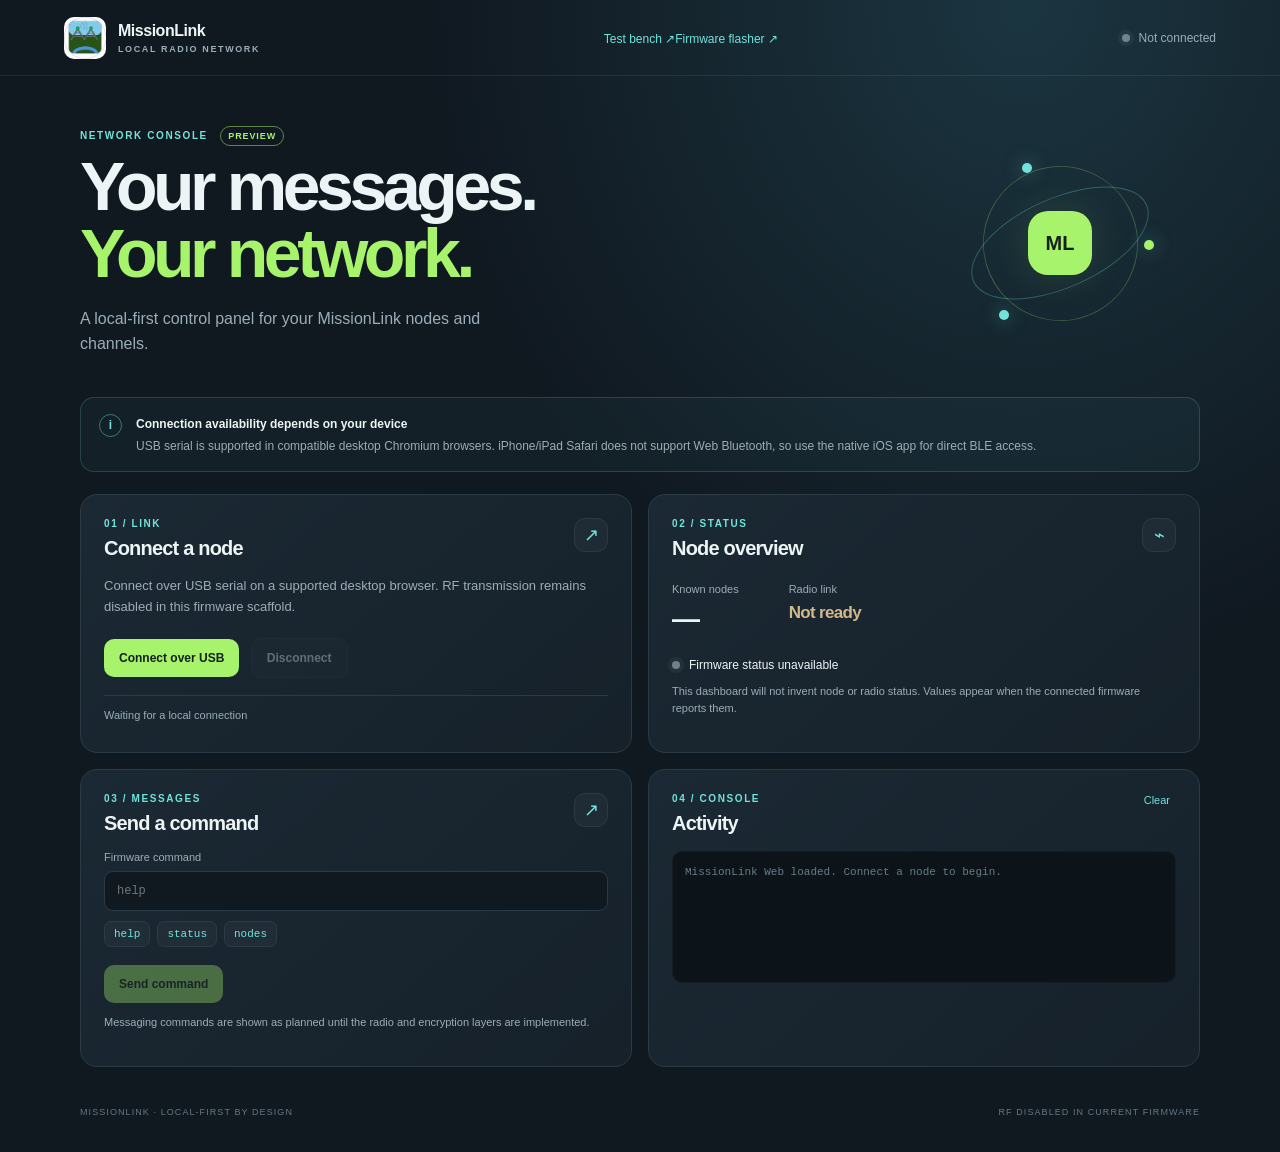
<file: web/index.html>
<!doctype html>
<html lang="en">
<head>
  <meta charset="utf-8">
  <meta name="viewport" content="width=device-width, initial-scale=1, viewport-fit=cover">
  <meta name="theme-color" content="#101820">
  <meta name="description" content="MissionLink local radio network dashboard">
  <link rel="manifest" href="./manifest.webmanifest">
  <link rel="icon" href="./assets/MissionLinkLogo.png" type="image/png">
  <link rel="apple-touch-icon" href="./assets/MissionLinkLogo.png">
  <link rel="stylesheet" href="./styles.css">
  <title>MissionLink</title>
</head>
<body>
  <header class="topbar">
    <a class="brand" href="./" aria-label="MissionLink home"><img class="brand-logo" src="./assets/MissionLinkLogo.png" alt=""><span>MissionLink<small>LOCAL RADIO NETWORK</small></span></a>
    <nav class="top-nav"><a href="./testbench.html">Test bench ↗</a><a href="./flasher.html">Firmware flasher ↗</a></nav><div class="header-status"><span class="status-dot"></span><span id="connection-label">Not connected</span></div>
  </header>
  <main class="shell">
    <section class="hero">
      <div><p class="eyebrow">NETWORK CONSOLE <span class="pill">PREVIEW</span></p><h1>Your messages.<br><em>Your network.</em></h1><p class="lede">A local-first control panel for your MissionLink nodes and channels.</p></div>
      <div class="hero-orbit" aria-hidden="true"><div class="orbit orbit-a"></div><div class="orbit orbit-b"></div><div class="orbit-core">ML</div><span class="orbit-node node-a"></span><span class="orbit-node node-b"></span><span class="orbit-node node-c"></span></div>
    </section>
    <section class="notice" id="browser-notice"><span class="notice-icon">i</span><div><strong>Connection availability depends on your device</strong><p>USB serial is supported in compatible desktop Chromium browsers. iPhone/iPad Safari does not support Web Bluetooth, so use the native iOS app for direct BLE access.</p></div></section>
    <section class="dashboard-grid">
      <article class="panel connection-panel">
        <div class="panel-heading"><div><p class="eyebrow">01 / LINK</p><h2>Connect a node</h2></div><span class="icon-chip">↗</span></div>
        <p class="muted">Connect over USB serial on a supported desktop browser. RF transmission remains disabled in this firmware scaffold.</p>
        <button id="connect-button" class="button button-primary">Connect over USB</button>
        <button id="disconnect-button" class="button button-quiet" disabled>Disconnect</button>
        <div id="transport-detail" class="transport-detail">Waiting for a local connection</div>
      </article>
      <article class="panel status-panel">
        <div class="panel-heading"><div><p class="eyebrow">02 / STATUS</p><h2>Node overview</h2></div><span class="icon-chip">⌁</span></div>
        <div class="metric-row"><div><span class="metric-label">Known nodes</span><strong id="node-count">—</strong></div><div><span class="metric-label">Radio link</span><strong class="metric-value">Not ready</strong></div></div>
        <div class="status-line"><span class="status-dot dim"></span><span id="firmware-status">Firmware status unavailable</span></div>
        <p class="small muted">This dashboard will not invent node or radio status. Values appear when the connected firmware reports them.</p>
      </article>
      <article class="panel messages-panel">
        <div class="panel-heading"><div><p class="eyebrow">03 / MESSAGES</p><h2>Send a command</h2></div><span class="icon-chip">↗</span></div>
        <label for="command">Firmware command</label>
        <input id="command" maxlength="256" autocomplete="off" spellcheck="false" placeholder="help">
        <div class="quick-commands"><button data-command="help">help</button><button data-command="status">status</button><button data-command="nodes">nodes</button></div>
        <button id="send-button" class="button button-primary" disabled>Send command</button>
        <p class="small muted">Messaging commands are shown as planned until the radio and encryption layers are implemented.</p>
      </article>
      <article class="panel log-panel">
        <div class="panel-heading"><div><p class="eyebrow">04 / CONSOLE</p><h2>Activity</h2></div><button id="clear-log" class="text-button">Clear</button></div>
        <div id="console-log" class="console-log" role="log" aria-live="polite"><p class="log-muted">MissionLink Web loaded. Connect a node to begin.</p></div>
      </article>
    </section>
    <footer><span>MISSIONLINK · LOCAL-FIRST BY DESIGN</span><span>RF DISABLED IN CURRENT FIRMWARE</span></footer>
  </main>
  <script src="./app.js" defer></script>
</body>
</html>
</file>
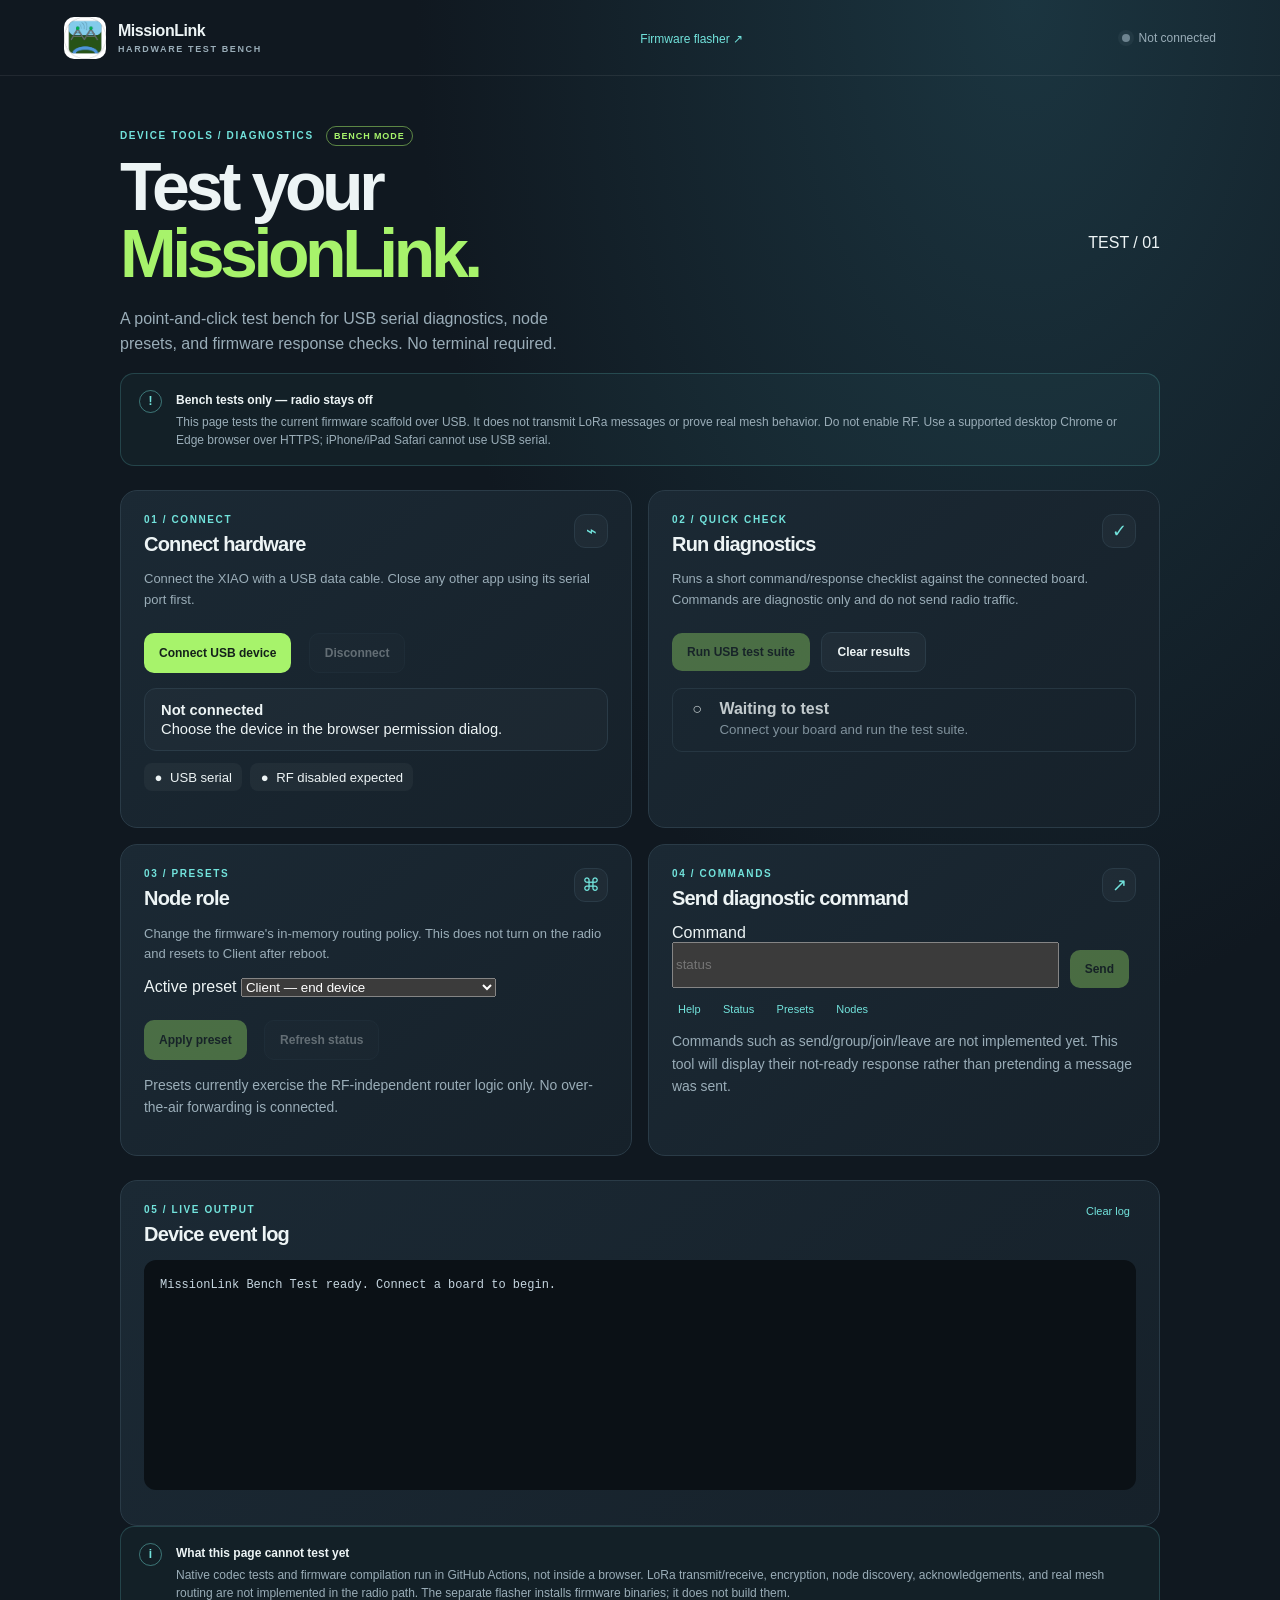
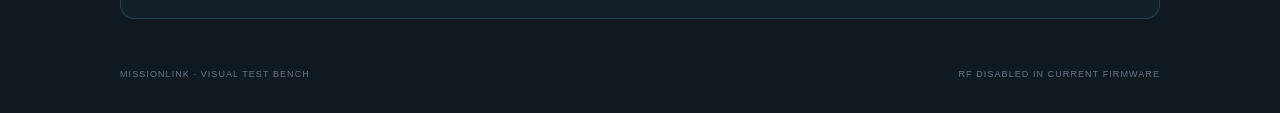
<file: web/testbench.html>
<!doctype html>
<html lang="en">
<head>
  <meta charset="utf-8">
  <meta name="viewport" content="width=device-width, initial-scale=1, viewport-fit=cover">
  <meta name="theme-color" content="#101820">
  <meta name="description" content="MissionLink visual hardware bench tester for USB serial and BLE readiness.">
  <link rel="icon" href="./assets/MissionLinkLogo.png" type="image/png">
  <link rel="stylesheet" href="./styles.css">
  <link rel="stylesheet" href="./testbench.css">
  <title>MissionLink Bench Test</title>
</head>
<body>
  <header class="topbar">
    <a class="brand" href="./" aria-label="MissionLink home"><img class="brand-logo" src="./assets/MissionLinkLogo.png" alt=""><span>MissionLink<small>HARDWARE TEST BENCH</small></span></a>
    <nav class="top-nav"><a href="./flasher.html">Firmware flasher ↗</a></nav>
    <div class="header-status"><span class="status-dot"></span><span id="connection-label">Not connected</span></div>
  </header>
  <main class="shell testbench-shell">
    <section class="hero testbench-hero">
      <div><p class="eyebrow">DEVICE TOOLS / DIAGNOSTICS <span class="pill">BENCH MODE</span></p><h1>Test your<br><em>MissionLink.</em></h1><p class="lede">A point-and-click test bench for USB serial diagnostics, node presets, and firmware response checks. No terminal required.</p></div>
      <div class="flasher-chip" aria-hidden="true"><span>TEST / 01</span><i></i><i></i><i></i><i></i></div>
    </section>
    <section class="notice flasher-warning"><span class="notice-icon">!</span><div><strong>Bench tests only — radio stays off</strong><p>This page tests the current firmware scaffold over USB. It does not transmit LoRa messages or prove real mesh behavior. Do not enable RF. Use a supported desktop Chrome or Edge browser over HTTPS; iPhone/iPad Safari cannot use USB serial.</p></div></section>
    <div class="testbench-grid">
      <section class="panel testbench-panel">
        <div class="panel-heading"><div><p class="eyebrow">01 / CONNECT</p><h2>Connect hardware</h2></div><span class="icon-chip">⌁</span></div>
        <p class="muted">Connect the XIAO with a USB data cable. Close any other app using its serial port first.</p>
        <div class="testbench-actions"><button id="connect" class="button button-primary">Connect USB device</button><button id="disconnect" class="button button-quiet" disabled>Disconnect</button></div>
        <div id="device-status" class="testbench-status"><strong>Not connected</strong>Choose the device in the browser permission dialog.</div>
        <div class="testbench-kpis"><span><b id="serial-state">●</b> USB serial</span><span><b id="rf-state">●</b> RF disabled expected</span></div>
      </section>
      <section class="panel testbench-panel">
        <div class="panel-heading"><div><p class="eyebrow">02 / QUICK CHECK</p><h2>Run diagnostics</h2></div><span class="icon-chip">✓</span></div>
        <p class="muted">Runs a short command/response checklist against the connected board. Commands are diagnostic only and do not send radio traffic.</p>
        <button id="run-tests" class="button button-primary" disabled>Run USB test suite</button>
        <button id="clear-results" class="button button-quiet">Clear results</button>
        <div class="testbench-checks" id="test-results">
          <div class="testbench-check pending"><span class="check-icon">○</span><div><strong>Waiting to test</strong><small>Connect your board and run the test suite.</small></div></div>
        </div>
      </section>
      <section class="panel testbench-panel">
        <div class="panel-heading"><div><p class="eyebrow">03 / PRESETS</p><h2>Node role</h2></div><span class="icon-chip">⌘</span></div>
        <p class="muted">Change the firmware's in-memory routing policy. This does not turn on the radio and resets to Client after reboot.</p>
        <label for="preset-select">Active preset</label>
        <select id="preset-select" class="input">
          <option value="client">Client — end device</option>
          <option value="repeater">Repeater — relay policy</option>
          <option value="gateway">Gateway — relay + local group delivery</option>
        </select>
        <div class="testbench-actions"><button id="apply-preset" class="button button-primary" disabled>Apply preset</button><button id="read-status" class="button button-quiet" disabled>Refresh status</button></div>
        <p class="testbench-note muted">Presets currently exercise the RF-independent router logic only. No over-the-air forwarding is connected.</p>
      </section>
      <section class="panel testbench-panel">
        <div class="panel-heading"><div><p class="eyebrow">04 / COMMANDS</p><h2>Send diagnostic command</h2></div><span class="icon-chip">↗</span></div>
        <label for="command">Command</label>
        <div class="testbench-command-row"><input id="command" maxlength="256" autocomplete="off" spellcheck="false" placeholder="status"><button id="send-command" class="button button-primary" disabled>Send</button></div>
        <div class="testbench-actions"><button class="text-button" data-command="help">Help</button><button class="text-button" data-command="status">Status</button><button class="text-button" data-command="presets">Presets</button><button class="text-button" data-command="nodes">Nodes</button></div>
        <p class="testbench-note muted">Commands such as send/group/join/leave are not implemented yet. This tool will display their not-ready response rather than pretending a message was sent.</p>
      </section>
    </div>
    <section class="panel testbench-panel">
      <div class="panel-heading"><div><p class="eyebrow">05 / LIVE OUTPUT</p><h2>Device event log</h2></div><button id="clear-log" class="text-button">Clear log</button></div>
      <pre id="console-log" class="testbench-console" role="log" aria-live="polite">MissionLink Bench Test ready. Connect a board to begin.</pre>
    </section>
    <section class="notice"><span class="notice-icon">i</span><div><strong>What this page cannot test yet</strong><p>Native codec tests and firmware compilation run in GitHub Actions, not inside a browser. LoRa transmit/receive, encryption, node discovery, acknowledgements, and real mesh routing are not implemented in the radio path. The separate flasher installs firmware binaries; it does not build them.</p></div></section>
    <footer><span>MISSIONLINK · VISUAL TEST BENCH</span><span>RF DISABLED IN CURRENT FIRMWARE</span></footer>
  </main>
  <script src="./testbench.js" defer></script>
</body>
</html>
</file>
<file: web/styles.css>
:root{color-scheme:dark;--bg:#101820;--panel:#18232d;--panel2:#1d2b36;--line:#2a3b47;--text:#edf4f5;--muted:#9aadb8;--accent:#a7f36b;--cyan:#72e3dc;--danger:#ffb7a8;font-family:Inter,-apple-system,BlinkMacSystemFont,"Segoe UI",sans-serif}*{box-sizing:border-box}body{margin:0;background:radial-gradient(ellipse at 80% 0%,#1b3540 0,transparent 42%),var(--bg);color:var(--text);min-height:100vh}.topbar{height:76px;padding:0 clamp(20px,5vw,72px);display:flex;align-items:center;justify-content:space-between;border-bottom:1px solid #ffffff12}.brand{display:flex;align-items:center;gap:12px;color:var(--text);text-decoration:none;font-weight:750;letter-spacing:-.03em}.brand-logo{width:42px;height:42px;flex:0 0 42px;object-fit:contain;border-radius:10px}.brand small{display:block;font-size:9px;letter-spacing:.18em;color:var(--muted);font-weight:650;margin-top:4px}.brand-mark{width:38px;height:38px;display:grid;place-items:center;background:var(--accent);color:#14201a;border-radius:12px;font-size:21px;font-weight:900}.header-status{display:flex;align-items:center;gap:9px;color:var(--muted);font-size:12px}.status-dot{display:inline-block;width:8px;height:8px;border-radius:50%;background:#6e8490;box-shadow:0 0 0 4px #6e84901b}.status-dot.active{background:var(--accent);box-shadow:0 0 0 4px #a7f36b20}.shell{width:min(1120px,calc(100% - 40px));margin:0 auto}.hero{display:flex;justify-content:space-between;align-items:center;gap:32px;padding:54px 0 40px;min-height:270px}.eyebrow{font-size:10px;font-weight:800;letter-spacing:.16em;color:var(--cyan);margin:0 0 12px}.pill{font-size:9px;border:1px solid #a7f36b80;color:var(--accent);border-radius:99px;padding:4px 7px;margin-left:8px;letter-spacing:.1em}h1{font-size:clamp(42px,6vw,68px);line-height:.99;letter-spacing:-.065em;margin:0 0 18px}h1 em{font-style:normal;color:var(--accent)}.lede{color:var(--muted);max-width:460px;line-height:1.6;margin:0}.hero-orbit{width:200px;height:200px;flex:0 0 200px;position:relative;display:grid;place-items:center;margin-right:40px}.orbit{position:absolute;border:1px solid #72e3dc4a;border-radius:50%;transform:rotate(-24deg)}.orbit-a{width:190px;height:90px}.orbit-b{width:155px;height:155px;border-color:#a7f36b45}.orbit-core{display:grid;place-items:center;width:64px;height:64px;background:var(--accent);border-radius:20px;color:#16221a;font-size:20px;font-weight:900;box-shadow:0 0 40px #a7f36b22}.orbit-node{position:absolute;width:10px;height:10px;border-radius:50%;background:var(--cyan);box-shadow:0 0 18px #72e3dc80}.node-a{top:20px;left:62px}.node-b{right:6px;top:97px;background:var(--accent)}.node-c{bottom:23px;left:39px}.notice{display:flex;gap:14px;padding:16px 18px;background:#72e3dc0a;border:1px solid #72e3dc30;border-radius:14px;margin-bottom:22px}.notice-icon{display:grid;place-items:center;flex:0 0 23px;height:23px;border:1px solid #72e3dc70;color:var(--cyan);border-radius:50%;font-size:12px;font-weight:800}.notice strong{font-size:12px}.notice p{font-size:12px;line-height:1.5;color:var(--muted);margin:5px 0 0}.dashboard-grid{display:grid;grid-template-columns:1fr 1fr;gap:16px}.panel{background:linear-gradient(140deg,#1b2934,#16212a);border:1px solid var(--line);border-radius:17px;padding:23px;min-width:0}.panel-heading{display:flex;align-items:flex-start;justify-content:space-between;margin-bottom:16px}.panel-heading .eyebrow{margin-bottom:8px}.panel h2{font-size:20px;letter-spacing:-.04em;margin:0}.icon-chip{display:grid;place-items:center;width:34px;height:34px;border-radius:11px;background:#ffffff08;border:1px solid var(--line);color:var(--cyan);font-size:18px}.muted{color:var(--muted);font-size:13px;line-height:1.6}.button{border:0;border-radius:10px;padding:12px 15px;font:inherit;font-size:12px;font-weight:800;cursor:pointer;margin:8px 7px 0 0;transition:transform .15s,opacity .15s}.button:hover:not(:disabled){transform:translateY(-1px)}.button:disabled{opacity:.35;cursor:not-allowed}.button-primary{background:var(--accent);color:#14201a}.button-quiet{background:#ffffff08;border:1px solid var(--line);color:var(--text)}.transport-detail{margin-top:17px;padding-top:13px;border-top:1px solid var(--line);font-size:11px;color:var(--muted)}.metric-row{display:flex;gap:50px;margin:23px 0}.metric-label{display:block;color:var(--muted);font-size:11px;margin-bottom:8px}.metric-row strong{font-size:28px;letter-spacing:-.04em}.metric-row .metric-value{font-size:17px;color:#d2b98b}.status-line{display:flex;align-items:center;gap:9px;font-size:12px}.dim{background:#70818b}.small{font-size:11px}.messages-panel label{display:block;font-size:11px;color:var(--muted);margin-bottom:8px}.messages-panel input{width:100%;border:1px solid var(--line);background:#101820;color:var(--text);border-radius:9px;padding:12px;font:12px ui-monospace,SFMono-Regular,monospace;outline:none}.messages-panel input:focus{border-color:var(--cyan)}.quick-commands{display:flex;gap:7px;margin:10px 0}.quick-commands button{background:#ffffff08;border:1px solid var(--line);border-radius:7px;padding:6px 9px;color:var(--cyan);font:11px ui-monospace,monospace;cursor:pointer}.text-button{background:none;border:0;color:var(--cyan);font:inherit;font-size:11px;cursor:pointer}.console-log{height:132px;overflow:auto;background:#0c1319;border:1px solid #ffffff0a;border-radius:10px;padding:12px;font:11px/1.6 ui-monospace,SFMono-Regular,monospace;overflow-wrap:anywhere}.console-log p{margin:0 0 5px;color:#c7d7d9}.console-log .log-muted{color:#667c87}.log-time{color:#6f9298;margin-right:8px}footer{display:flex;justify-content:space-between;gap:16px;padding:28px 0 34px;margin-top:12px;color:#657985;font-size:9px;letter-spacing:.12em}@media(max-width:700px){.hero{padding:38px 0 30px}.hero-orbit{width:105px;height:105px;flex-basis:105px;margin-right:2px;transform:scale(.7)}.hero{gap:8px}.dashboard-grid{grid-template-columns:1fr}.panel{padding:19px}.metric-row{gap:35px}.notice{padding:14px}.topbar{height:66px}.brand-logo{width:36px;height:36px;flex-basis:36px}.header-status{font-size:10px}}@media(max-width:420px){.hero-orbit{display:none}h1{font-size:48px}.shell{width:calc(100% - 28px)}footer{font-size:8px;flex-direction:column}}@media(prefers-reduced-motion:reduce){*{transition:none!important}}
.top-nav a{color:var(--cyan);font-size:12px;text-decoration:none}.top-nav a:hover{text-decoration:underline}@media(max-width:560px){.top-nav a{font-size:10px}.topbar{gap:10px}.header-status{font-size:10px}}
</file>
<file: web/testbench.css>
/* MissionLink bench test UI */
.testbench-shell{max-width:1040px}
.testbench-hero{padding-bottom:1rem}
.testbench-grid{display:grid;grid-template-columns:repeat(2,minmax(0,1fr));gap:1rem;margin:1.5rem 0}
.testbench-panel{min-width:0}
.testbench-panel .panel-heading{margin-bottom:.85rem}
.testbench-actions{display:flex;flex-wrap:wrap;gap:.65rem;margin:.9rem 0}
.testbench-status{padding:.8rem 1rem;border:1px solid var(--line,#27343e);border-radius:12px;background:rgba(255,255,255,.025);font-size:.92rem;margin-top:.85rem}
.testbench-status.connected{border-color:#3a9678}
.testbench-status.error{border-color:#b95757}
.testbench-status strong{display:block;margin-bottom:.2rem}
.testbench-checks{display:grid;gap:.55rem;margin-top:1rem}
.testbench-check{display:flex;align-items:flex-start;gap:.7rem;padding:.7rem .8rem;border:1px solid var(--line,#27343e);border-radius:10px}
.testbench-check .check-icon{flex:0 0 1.4rem;text-align:center;font-weight:700}
.testbench-check.pass{border-color:#34886c}
.testbench-check.fail{border-color:#b95757}
.testbench-check.pending{opacity:.8}
.testbench-check small{display:block;margin-top:.2rem;color:var(--muted,#9aa7b2);line-height:1.4}
.testbench-console{width:100%;min-height:230px;max-height:390px;overflow:auto;white-space:pre-wrap;overflow-wrap:anywhere;background:#0b1116;color:#c5d5df;padding:1rem;border-radius:12px;font:12px/1.6 ui-monospace,SFMono-Regular,Consolas,monospace}
.testbench-command-row{display:flex;gap:.65rem}
.testbench-command-row input{min-width:0;flex:1}
.testbench-chip{display:inline-flex;align-items:center;border:1px solid var(--line,#27343e);border-radius:999px;padding:.3rem .6rem;font-size:.75rem;color:var(--muted,#9aa7b2)}
.testbench-note{font-size:.87rem;line-height:1.6}
.testbench-kpis{display:flex;flex-wrap:wrap;gap:.5rem;margin:.8rem 0}
.testbench-kpis span{padding:.4rem .65rem;border-radius:8px;background:rgba(255,255,255,.04);font-size:.82rem}
.testbench-kpis b{margin-right:.25rem}
@media(max-width:720px){.testbench-grid{grid-template-columns:1fr}.testbench-command-row{flex-direction:column}.testbench-command-row .button{width:100%}}
</file>
